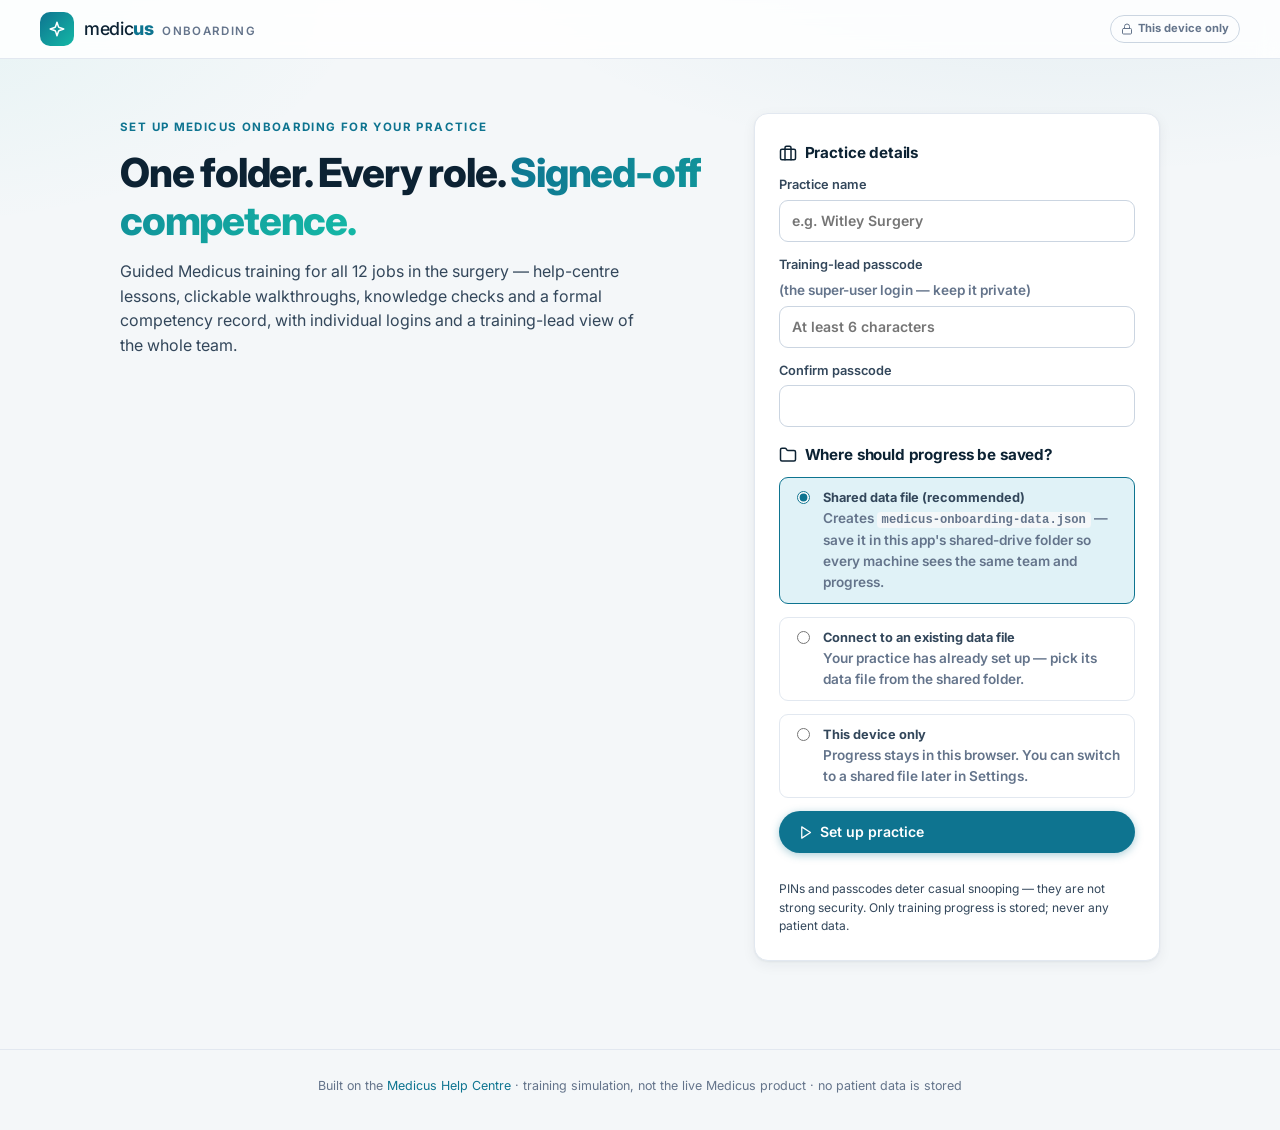
<file: index.html>
<!DOCTYPE html>
<html lang="en-GB">
<head>
  <meta charset="UTF-8" />
  <meta name="viewport" content="width=device-width, initial-scale=1.0" />
  <title>Medicus Onboarding — role-based training & competency sign-off</title>
  <meta name="description" content="Best-in-class Medicus onboarding for every job role in the surgery: curated lessons, clickable walkthroughs, knowledge checks and competency sign-off." />
  <link rel="icon" href="data:image/svg+xml,%3Csvg xmlns='http://www.w3.org/2000/svg' viewBox='0 0 32 32'%3E%3Crect width='32' height='32' rx='8' fill='%230E7490'/%3E%3Cpath d='M16 8v16M8 16h16' stroke='%23fff' stroke-width='4.5' stroke-linecap='round'/%3E%3C/svg%3E" />
  <link rel="stylesheet" href="css/main.css" />
</head>
<body>
  <div id="app"></div>
  <script src="data/data.js"></script>
  <script src="js/icons.js"></script>
  <script src="js/curriculum.js"></script>
  <script src="js/walkthroughs.js"></script>
  <script src="js/store.js"></script>
  <script src="js/app.js"></script>
</body>
</html>
</file>
<file: css/main.css>
/* ───────────────────────────────────────────────────────────────────────────
   Medicus Onboarding — design system
   Light, clinical, professional. Palette echoes the Medicus brand:
   deep ink navy + teal, generous whitespace, soft shadows.
   ─────────────────────────────────────────────────────────────────────────── */

@import url("https://fonts.googleapis.com/css2?family=Inter:wght@400;500;600;700;800&display=swap");

:root {
  --ink:        #0c2233;
  --ink-soft:   #33475b;
  --muted:      #64748b;
  --primary:    #0e7490;
  --primary-deep: #155e75;
  --primary-soft: #e0f2f7;
  --accent:     #14b8a6;
  --success:    #15803d;
  --success-soft: #ecfdf3;
  --danger:     #dc2626;
  --danger-soft: #fef2f2;
  --amber:      #b45309;
  --amber-soft: #fffbeb;
  --bg:         #f4f7f9;
  --surface:    #ffffff;
  --border:     #e2e8f0;
  --border-strong: #cbd5e1;
  --ring-bg:    #e2e8f0;
  --radius:     14px;
  --radius-sm:  9px;
  --shadow:     0 1px 2px rgba(12, 34, 51, .05), 0 4px 14px rgba(12, 34, 51, .06);
  --shadow-lift: 0 2px 4px rgba(12, 34, 51, .07), 0 10px 28px rgba(12, 34, 51, .12);
  --font: "Inter", system-ui, -apple-system, "Segoe UI", sans-serif;
}

* { box-sizing: border-box; }
html { scroll-behavior: smooth; }
body {
  margin: 0;
  font-family: var(--font);
  background:
    radial-gradient(1100px 480px at 85% -10%, rgba(14, 116, 144, .09), transparent 60%),
    radial-gradient(900px 420px at -10% 0%, rgba(20, 184, 166, .07), transparent 55%),
    var(--bg);
  color: var(--ink);
  line-height: 1.55;
  -webkit-font-smoothing: antialiased;
}
a { color: var(--primary); text-decoration: none; }
h1, h2, h3 { line-height: 1.2; margin: 0; letter-spacing: -0.01em; }
p { margin: 0; }
.icon { vertical-align: -0.18em; flex-shrink: 0; }
.muted { color: var(--muted); font-size: .85rem; }
.pad { padding: 18px; }

/* ── Layout chrome ─────────────────────────────────────────────────────── */

.site-header {
  position: sticky; top: 0; z-index: 40;
  display: flex; align-items: center; justify-content: space-between; gap: 16px;
  padding: 12px clamp(16px, 4vw, 40px);
  background: rgba(255, 255, 255, .85);
  backdrop-filter: blur(10px);
  border-bottom: 1px solid var(--border);
}
.brand { display: flex; align-items: center; gap: 10px; color: var(--ink); }
.brand-mark {
  display: grid; place-items: center; width: 34px; height: 34px; border-radius: 10px;
  background: linear-gradient(135deg, var(--primary), var(--accent)); color: #fff;
}
.brand-name { font-weight: 500; font-size: 1.12rem; letter-spacing: -0.02em; }
.brand-name b { font-weight: 800; color: var(--primary); }
.brand-sub { font-size: .72rem; font-weight: 600; text-transform: uppercase; letter-spacing: .12em; color: var(--muted); margin-left: 4px; }
.header-actions { display: flex; align-items: center; gap: 10px; }
.header-search {
  display: flex; align-items: center; gap: 8px;
  background: var(--surface); border: 1px solid var(--border); border-radius: 999px;
  padding: 7px 14px; color: var(--muted); min-width: 230px;
}
.header-search input { border: 0; outline: 0; font: inherit; width: 100%; background: transparent; color: var(--ink); }

.container { max-width: 880px; margin: 0 auto; padding: 28px clamp(16px, 4vw, 40px) 80px; }
.container.wide { max-width: 1120px; }
.site-footer {
  text-align: center; color: var(--muted); font-size: .78rem;
  padding: 26px 16px 36px; border-top: 1px solid var(--border);
}

.crumbs { display: flex; align-items: center; gap: 7px; font-size: .82rem; color: var(--muted); margin-bottom: 20px; flex-wrap: wrap; }
.crumbs span { color: var(--ink-soft); font-weight: 600; }

.section-head { display: flex; align-items: baseline; justify-content: space-between; gap: 14px; margin: 38px 0 16px; flex-wrap: wrap; }
.section-head h2 { font-size: 1.18rem; display: flex; align-items: center; gap: 9px; }
.section-head h2 .icon { color: var(--primary); }
.section-actions { display: flex; gap: 8px; }

/* ── Buttons, pills, cards ─────────────────────────────────────────────── */

.btn {
  display: inline-flex; align-items: center; gap: 7px;
  font: inherit; font-weight: 600; font-size: .88rem;
  border: 1px solid transparent; border-radius: 999px;
  padding: 9px 18px; cursor: pointer; transition: all .15s ease;
  white-space: nowrap;
}
.btn-primary { background: var(--primary); color: #fff; box-shadow: 0 2px 8px rgba(14, 116, 144, .35); }
.btn-primary:hover { background: var(--primary-deep); transform: translateY(-1px); }
.btn-ghost { background: var(--surface); color: var(--ink-soft); border-color: var(--border-strong); }
.btn-ghost:hover { border-color: var(--primary); color: var(--primary); }
.btn-sm { padding: 6px 13px; font-size: .8rem; }
.btn-danger:hover { border-color: var(--danger); color: var(--danger); }
.btn-confirm { background: var(--success-soft); color: var(--success); border-color: #bbe7c8; }
.btn-confirm:hover { background: var(--success); color: #fff; }

.pill {
  display: inline-flex; align-items: center; gap: 5px;
  font-size: .7rem; font-weight: 600; letter-spacing: .02em;
  background: var(--bg); color: var(--muted);
  border: 1px solid var(--border); border-radius: 999px; padding: 2px 9px;
}
.pill-green { background: var(--success-soft); color: var(--success); border-color: #bbe7c8; }

.card {
  background: var(--surface); border: 1px solid var(--border);
  border-radius: var(--radius); box-shadow: var(--shadow);
}
.grid { display: grid; gap: 16px; }

/* ── Hero ──────────────────────────────────────────────────────────────── */

.hero { display: grid; grid-template-columns: 1.25fr .85fr; gap: 36px; align-items: center; padding: 26px 0 8px; }
.eyebrow {
  display: inline-block; font-size: .72rem; font-weight: 700; letter-spacing: .12em;
  text-transform: uppercase; color: var(--primary); margin-bottom: 12px;
}
.hero h1 { font-size: clamp(1.7rem, 3.4vw, 2.5rem); font-weight: 800; letter-spacing: -0.03em; }
.hero h1 em { font-style: normal; background: linear-gradient(120deg, var(--primary), var(--accent)); -webkit-background-clip: text; background-clip: text; color: transparent; }
.hero p { margin-top: 14px; color: var(--ink-soft); max-width: 54ch; }
.hero-stats { display: flex; gap: 28px; margin-top: 26px; flex-wrap: wrap; }
.hero-stats div { display: flex; flex-direction: column; }
.hero-stats b { font-size: 1.5rem; font-weight: 800; color: var(--primary-deep); }
.hero-stats span { font-size: .76rem; color: var(--muted); font-weight: 600; }
.hero-art svg { width: 100%; height: auto; filter: drop-shadow(0 12px 24px rgba(12, 34, 51, .12)); }

/* ── People & roles ────────────────────────────────────────────────────── */

.people-grid { grid-template-columns: repeat(auto-fill, minmax(230px, 1fr)); }
.person-card { display: flex; flex-direction: column; gap: 5px; padding: 18px; color: var(--ink); transition: all .15s ease; border-top: 3px solid var(--accent, var(--primary)); }
.person-card:hover { box-shadow: var(--shadow-lift); transform: translateY(-2px); }
.person-top { display: flex; justify-content: space-between; align-items: center; margin-bottom: 6px; }
.avatar {
  display: grid; place-items: center; width: 44px; height: 44px; border-radius: 50%;
  color: #fff; font-weight: 700; font-size: .95rem; letter-spacing: .02em;
}
.avatar-lg { width: 64px; height: 64px; font-size: 1.3rem; }
.person-role { display: inline-flex; align-items: center; gap: 6px; color: var(--muted); font-size: .8rem; font-weight: 600; }
.person-meta { font-size: .75rem; color: var(--muted); margin-top: 6px; }
.ring text { font-size: .68rem; font-weight: 700; fill: var(--ink-soft); }

.add-person { padding: 18px; border-style: dashed; border-color: var(--border-strong); box-shadow: none; background: transparent; }
.add-person h3 { font-size: .95rem; display: flex; gap: 8px; align-items: center; margin-bottom: 12px; }
.add-person form { display: flex; flex-direction: column; gap: 9px; }
.add-person input, .add-person select {
  font: inherit; font-size: .88rem; padding: 9px 12px; border-radius: var(--radius-sm);
  border: 1px solid var(--border-strong); background: var(--surface); color: var(--ink);
}
.add-person input:focus, .add-person select:focus { outline: 2px solid var(--primary-soft); border-color: var(--primary); }

.roles-grid { grid-template-columns: repeat(auto-fill, minmax(250px, 1fr)); }
.role-tile {
  padding: 18px; border-radius: var(--radius); cursor: pointer;
  background: var(--surface); border: 1px solid var(--border); box-shadow: var(--shadow);
  display: flex; flex-direction: column; gap: 6px; transition: all .15s ease;
  border-left: 3px solid var(--accent);
}
.role-tile:hover { box-shadow: var(--shadow-lift); transform: translateY(-2px); }
.role-icn { color: var(--accent); }
.role-tile p { font-size: .8rem; color: var(--muted); }
.role-meta { font-size: .74rem; font-weight: 700; color: var(--accent); display: inline-flex; align-items: center; gap: 3px; margin-top: 4px; }

/* ── Person dashboard ──────────────────────────────────────────────────── */

.person-head {
  display: flex; gap: 20px; align-items: center; padding: 24px;
  background: var(--surface); border: 1px solid var(--border); border-radius: var(--radius);
  box-shadow: var(--shadow); border-top: 4px solid var(--accent, var(--primary));
}
.person-head-text { flex: 1; }
.person-head h1 { font-size: 1.5rem; font-weight: 800; }
.person-head p { color: var(--muted); font-size: .86rem; margin-top: 5px; }
.person-head-side { display: flex; flex-direction: column; align-items: center; gap: 8px; }
.person-head-actions { display: flex; gap: 6px; }

.module-list { display: flex; flex-direction: column; gap: 12px; }
.module-card, .assessment-card, .quiz-card, .wt-card, .supervisor-card {
  display: flex; align-items: center; gap: 16px; padding: 16px 20px; color: var(--ink);
  transition: all .15s ease;
}
.module-card:hover { box-shadow: var(--shadow-lift); transform: translateX(3px); }
.module-num {
  display: grid; place-items: center; width: 28px; height: 28px; flex-shrink: 0;
  border-radius: 50%; background: var(--bg); border: 1px solid var(--border-strong);
  font-size: .8rem; font-weight: 700; color: var(--muted);
}
.module-card.done .module-num { background: var(--success); border-color: var(--success); color: #fff; }
.module-icn {
  display: grid; place-items: center; width: 46px; height: 46px; flex-shrink: 0;
  border-radius: 12px; background: var(--primary-soft); color: var(--primary-deep);
}
.module-icn-lg { width: 60px; height: 60px; border-radius: 16px; }
.module-body { flex: 1; min-width: 0; }
.module-body b { font-size: .98rem; }
.module-body p { font-size: .82rem; color: var(--muted); margin-top: 2px; }
.module-facts { display: flex; gap: 14px; flex-wrap: wrap; margin-top: 8px; font-size: .73rem; color: var(--muted); font-weight: 600; }
.module-facts .icon { color: var(--primary); }
.assessment-card.locked { opacity: .65; }
.assessment-card .lock { color: var(--muted); padding: 0 14px; }
.assessment-card.done, .quiz-card.done { border-color: #bbe7c8; background: linear-gradient(0deg, var(--success-soft), var(--surface)); }

/* ── Module page ───────────────────────────────────────────────────────── */

.module-head { display: flex; gap: 18px; align-items: flex-start; margin-bottom: 24px; }
.module-head h1 { font-size: 1.45rem; font-weight: 800; }
.module-head p { color: var(--ink-soft); font-size: .88rem; margin-top: 8px; max-width: 64ch; }
.module-head > div:nth-child(2) { flex: 1; }

.wt-card { border: 1px solid #99e3dd; background: linear-gradient(105deg, #f0fdfa, var(--surface) 70%); }
.wt-card-art { display: grid; place-items: center; width: 56px; height: 56px; flex-shrink: 0; border-radius: 14px; background: var(--accent); color: #fff; }
.wt-card .eyebrow { margin-bottom: 3px; }

.lesson-list { overflow: hidden; }
.lesson-row { display: flex; align-items: center; gap: 12px; padding: 11px 16px; border-bottom: 1px solid var(--border); }
.lesson-row:last-child { border-bottom: 0; }
.lesson-row.read .lesson-title { color: var(--muted); }
.lesson-check { background: none; border: 0; cursor: pointer; color: var(--border-strong); padding: 2px; display: grid; }
.lesson-row.read .lesson-check { color: var(--success); }
.lesson-check:hover { color: var(--primary); }
.lesson-title { flex: 1; color: var(--ink); font-weight: 500; font-size: .9rem; }
.lesson-title:hover { color: var(--primary); }
.ref-library { margin-top: 12px; }
.ref-library summary {
  cursor: pointer; font-size: .84rem; font-weight: 600; color: var(--muted);
  padding: 8px 4px; display: flex; align-items: center; gap: 8px; list-style: none;
}
.ref-library summary::-webkit-details-marker { display: none; }
.ref-library summary:hover { color: var(--primary); }
.ref-library .card { margin-top: 8px; }

.comp-list { overflow: hidden; }
.comp-row { display: flex; align-items: center; gap: 16px; padding: 14px 18px; border-bottom: 1px solid var(--border); }
.comp-row:last-child { border-bottom: 0; }
.comp-row.confirmed { background: var(--success-soft); }
.comp-text { flex: 1; }
.comp-lead { display: block; font-size: .68rem; font-weight: 700; text-transform: uppercase; letter-spacing: .08em; color: var(--muted); }
.comp-text b { font-size: .88rem; font-weight: 600; }
.comp-stamp { display: flex; align-items: center; gap: 5px; font-size: .74rem; color: var(--success); font-weight: 600; margin-top: 4px; }
.supervisor-card { margin-top: 14px; }
.supervisor-card.confirmed { border-color: #bbe7c8; background: var(--success-soft); }
.signoff-form { display: flex; gap: 8px; flex-wrap: wrap; }
.signoff-form input {
  font: inherit; font-size: .85rem; padding: 8px 12px; border-radius: 999px;
  border: 1px solid var(--border-strong); min-width: 170px;
}

/* ── Quiz ──────────────────────────────────────────────────────────────── */

.quiz { max-width: 720px; margin: 0 auto; }
.quiz-progress { display: flex; align-items: center; gap: 14px; font-size: .8rem; font-weight: 600; color: var(--ink-soft); margin-bottom: 16px; }
.quiz-progress .bar { flex: 1; height: 7px; border-radius: 999px; background: var(--ring-bg); overflow: hidden; }
.quiz-progress .bar i { display: block; height: 100%; background: linear-gradient(90deg, var(--primary), var(--accent)); border-radius: 999px; transition: width .3s ease; }
.quiz-q { padding: clamp(20px, 3vw, 32px); }
.quiz-q h2 { font-size: 1.12rem; margin-bottom: 20px; }
.quiz-opts { display: flex; flex-direction: column; gap: 10px; }
.quiz-opt {
  display: flex; align-items: center; gap: 12px; text-align: left;
  font: inherit; font-size: .9rem; padding: 13px 16px; cursor: pointer;
  background: var(--surface); border: 1.5px solid var(--border-strong); border-radius: var(--radius-sm);
  transition: all .12s ease; color: var(--ink);
}
.quiz-opt:hover:not(:disabled) { border-color: var(--primary); background: var(--primary-soft); }
.opt-letter {
  display: grid; place-items: center; width: 26px; height: 26px; flex-shrink: 0;
  border-radius: 7px; background: var(--bg); font-weight: 700; font-size: .78rem; color: var(--muted);
}
.quiz-opt.correct { border-color: var(--success); background: var(--success-soft); }
.quiz-opt.correct .opt-letter { background: var(--success); color: #fff; }
.quiz-opt.wrong { border-color: var(--danger); background: var(--danger-soft); }
.quiz-opt.wrong .opt-letter { background: var(--danger); color: #fff; }
.quiz-opt.muted-opt { opacity: .55; }
.quiz-expl { margin-top: 18px; padding: 14px 16px; border-radius: var(--radius-sm); font-size: .86rem; }
.quiz-expl.ok { background: var(--success-soft); color: var(--success); }
.quiz-expl.no { background: var(--amber-soft); color: var(--amber); }
.quiz-expl p { color: var(--ink-soft); margin-top: 6px; }
.quiz-next { margin-top: 18px; display: flex; justify-content: flex-end; }
.quiz > .btn { margin-top: 14px; }

.quiz-result { max-width: 560px; margin: 40px auto; text-align: center; background: var(--surface); border: 1px solid var(--border); border-radius: var(--radius); box-shadow: var(--shadow); padding: 44px 32px; }
.result-badge { display: grid; place-items: center; width: 84px; height: 84px; margin: 0 auto 18px; border-radius: 50%; }
.quiz-result.passed .result-badge { background: var(--success-soft); color: var(--success); }
.quiz-result.failed .result-badge { background: var(--amber-soft); color: var(--amber); }
.quiz-result h1 { font-size: 1.5rem; }
.result-score { font-size: 1.1rem; font-weight: 700; margin-top: 10px; color: var(--ink-soft); }
.quiz-result .muted { display: block; margin-top: 10px; }
.result-actions { display: flex; gap: 10px; justify-content: center; margin-top: 24px; flex-wrap: wrap; }

/* ── Search ────────────────────────────────────────────────────────────── */

.search-page h1 { display: flex; align-items: center; gap: 10px; font-size: 1.4rem; margin-bottom: 18px; }
.bigsearch { display: flex; gap: 10px; margin-bottom: 26px; }
.bigsearch input {
  flex: 1; font: inherit; font-size: 1rem; padding: 13px 18px;
  border: 1.5px solid var(--border-strong); border-radius: 999px; background: var(--surface);
}
.bigsearch input:focus { outline: 2px solid var(--primary-soft); border-color: var(--primary); }
.search-results { display: flex; flex-direction: column; gap: 12px; }
.search-hit { display: flex; flex-direction: column; gap: 6px; padding: 16px 20px; color: var(--ink); }
.search-hit:hover { box-shadow: var(--shadow-lift); }
.search-hit p { font-size: .82rem; color: var(--muted); }
.search-hit .pill { align-self: flex-start; }

/* ── Login, setup, dashboard, settings (practice service) ──────────────── */

.practice-name { font-size: .82rem; color: var(--muted); font-weight: 600; margin-left: 6px; white-space: nowrap; }
.storage-badge {
  display: inline-flex; align-items: center; gap: 5px; font-size: .7rem; font-weight: 700;
  border: 1px solid var(--border-strong); border-radius: 999px; padding: 4px 10px; color: var(--muted); white-space: nowrap;
}
.storage-badge.ok { border-color: #bbe7c8; background: var(--success-soft); color: var(--success); }
.id-chip { display: inline-flex; align-items: center; gap: 7px; font-size: .82rem; font-weight: 700; color: var(--ink-soft); white-space: nowrap; }
.avatar-xs { width: 26px; height: 26px; font-size: .66rem; display: inline-grid; place-items: center; border-radius: 50%; color: #fff; }
.small { font-size: .75rem; }
.page-title { display: flex; align-items: center; gap: 10px; font-size: 1.4rem; margin-bottom: 20px; }

.gate-card { max-width: 480px; margin: 60px auto; text-align: center; padding: 40px 32px; }
.gate-icn { display: grid; place-items: center; width: 72px; height: 72px; margin: 0 auto 16px; border-radius: 50%; background: var(--primary-soft); color: var(--primary-deep); }
.gate-card h1 { font-size: 1.3rem; }
.gate-card p { margin-top: 10px; }

.hero-setup { align-items: flex-start; }
.setup-note { display: inline-flex; align-items: center; gap: 7px; margin-top: 16px; font-size: .82rem; font-weight: 600; color: var(--success); background: var(--success-soft); border-radius: 999px; padding: 6px 14px; }
.setup-card { padding: 24px; display: flex; flex-direction: column; gap: 13px; }
.setup-card h3 { font-size: .95rem; display: flex; gap: 8px; align-items: center; margin-top: 6px; }
.setup-card label { font-size: .8rem; font-weight: 600; color: var(--ink-soft); display: flex; flex-direction: column; gap: 5px; }
.setup-card input[type=text], .setup-card input[type=password], .setup-card input:not([type]) {
  font: inherit; font-size: .88rem; padding: 9px 12px; border-radius: var(--radius-sm);
  border: 1px solid var(--border-strong);
}
.setup-card input:focus { outline: 2px solid var(--primary-soft); border-color: var(--primary); }
.radio { flex-direction: row !important; gap: 10px !important; align-items: flex-start; cursor: pointer; padding: 10px 12px; border: 1.5px solid var(--border); border-radius: var(--radius-sm); }
.radio:has(input:checked) { border-color: var(--primary); background: var(--primary-soft); }
.radio input { margin-top: 3px; accent-color: var(--primary); }
.radio code { font-size: .76rem; background: var(--bg); padding: 1px 5px; border-radius: 4px; }

.login-page { max-width: 760px; margin: 24px auto; text-align: center; }
.login-page h1 { font-size: 1.6rem; font-weight: 800; }
.login-page > .muted { display: block; margin-top: 8px; }
.login-grid { grid-template-columns: repeat(auto-fill, minmax(160px, 1fr)); margin-top: 26px; text-align: left; }
.login-tile {
  display: flex; flex-direction: column; align-items: center; gap: 7px; text-align: center;
  font: inherit; padding: 18px 12px; cursor: pointer;
  background: var(--surface); border: 1.5px solid var(--border); border-radius: var(--radius);
  box-shadow: var(--shadow); transition: all .15s ease; color: var(--ink);
}
.login-tile:hover { transform: translateY(-2px); box-shadow: var(--shadow-lift); border-color: var(--primary); }
.login-tile.sel { border-color: var(--primary); background: var(--primary-soft); }
.login-tile b { font-size: .9rem; }
.login-admin { border-style: dashed; }
.login-panel { max-width: 360px; margin: 22px auto 0; padding: 22px; }
.login-panel-head { display: flex; align-items: center; gap: 10px; justify-content: center; margin-bottom: 14px; }
.login-panel form { display: flex; flex-direction: column; gap: 10px; }
.login-panel input {
  font: inherit; font-size: 1rem; text-align: center; letter-spacing: .2em; padding: 10px 12px;
  border: 1.5px solid var(--border-strong); border-radius: var(--radius-sm);
}
.login-panel input:focus { outline: 2px solid var(--primary-soft); border-color: var(--primary); }
.login-panel .muted { margin-bottom: 4px; }

.dash-head { display: flex; align-items: flex-end; justify-content: space-between; gap: 20px; flex-wrap: wrap; margin-bottom: 8px; }
.dash-head h1 { font-size: 1.6rem; font-weight: 800; }
.dash-table-wrap { overflow-x: auto; }
.dash-table { width: 100%; border-collapse: collapse; font-size: .85rem; }
.dash-table th { text-align: left; font-size: .68rem; text-transform: uppercase; letter-spacing: .06em; color: var(--muted); padding: 12px 14px; border-bottom: 1.5px solid var(--border-strong); }
.dash-table td { padding: 10px 14px; border-bottom: 1px solid var(--border); vertical-align: middle; }
.dash-table tr:last-child td { border-bottom: 0; }
.dash-name { display: flex; align-items: center; gap: 10px; color: var(--ink); line-height: 1.3; }
.dash-name:hover b { color: var(--primary); }
.dash-actions { white-space: nowrap; }
.mod-dots { display: flex; gap: 5px; flex-wrap: wrap; max-width: 220px; }
.mod-dot { width: 13px; height: 13px; border-radius: 4px; background: var(--ring-bg); }
.mod-dot.part { background: var(--accent); opacity: .55; }
.mod-dot.done { background: var(--success); }
.add-person form.add-person-row { flex-direction: row; flex-wrap: wrap; align-items: stretch; }
.add-person-row input { flex: 2; min-width: 180px; }
.add-person-row select { flex: 2; min-width: 180px; }
.add-person .small { margin-top: 8px; }

.settings-card { padding: 22px; margin-bottom: 16px; }
.settings-card h3 { font-size: .95rem; display: flex; gap: 8px; align-items: center; margin-bottom: 12px; }
.settings-card p { font-size: .86rem; color: var(--ink-soft); margin-bottom: 10px; }
.settings-form { display: flex; gap: 10px; align-items: flex-end; flex-wrap: wrap; margin-bottom: 12px; }
.settings-form label { font-size: .76rem; font-weight: 600; color: var(--muted); display: flex; flex-direction: column; gap: 4px; }
.settings-form input { font: inherit; font-size: .86rem; padding: 8px 12px; border: 1px solid var(--border-strong); border-radius: var(--radius-sm); min-width: 200px; }
.settings-notes { margin: 0; padding-left: 18px; font-size: .82rem; display: flex; flex-direction: column; gap: 7px; }
.settings-card code { font-size: .78rem; background: var(--bg); padding: 1px 5px; border-radius: 4px; }

/* ── Toast & boot error ────────────────────────────────────────────────── */

.toast {
  position: fixed; bottom: 26px; left: 50%; transform: translate(-50%, 16px); z-index: 200;
  display: flex; align-items: center; gap: 8px;
  background: var(--ink); color: #fff; font-size: .86rem; font-weight: 600;
  padding: 11px 20px; border-radius: 999px; box-shadow: var(--shadow-lift);
  opacity: 0; pointer-events: none; transition: all .25s ease;
}
.toast.show { opacity: 1; transform: translate(-50%, 0); }
.toast-err { background: var(--danger); }
.boot-error { margin: 80px auto; max-width: 480px; text-align: center; color: var(--danger); font-weight: 600; }

/* ───────────────────────────────────────────────────────────────────────────
   Walkthrough player — full-screen overlay + simulated Medicus screens (mx-)
   ─────────────────────────────────────────────────────────────────────────── */

body.wt-open { overflow: hidden; }
#wt-overlay {
  position: fixed; inset: 0; z-index: 100;
  background: linear-gradient(180deg, #0c2233, #143246);
  display: flex; flex-direction: column;
}
.wt-chrome {
  display: flex; align-items: center; justify-content: space-between; gap: 16px;
  padding: 12px 22px; color: #cbe7ef;
}
.wt-title { display: flex; align-items: center; gap: 9px; font-weight: 700; font-size: .92rem; }
.wt-dots { display: flex; gap: 7px; }
.wt-dots i { width: 9px; height: 9px; border-radius: 50%; background: rgba(255,255,255,.25); transition: all .2s; }
.wt-dots i.past { background: var(--accent); }
.wt-dots i.now { background: #fff; transform: scale(1.35); }
.wt-close {
  display: inline-flex; align-items: center; gap: 6px; font: inherit; font-size: .82rem; font-weight: 600;
  color: #cbe7ef; background: rgba(255,255,255,.1); border: 0; border-radius: 999px; padding: 7px 15px; cursor: pointer;
}
.wt-close:hover { background: rgba(255,255,255,.2); }
.wt-stage { flex: 1; display: grid; place-items: center; padding: 10px 26px 30px; min-height: 0; }

.wt-done { margin: auto; text-align: center; color: #fff; max-width: 520px; padding: 20px; }
.wt-done .icon { color: var(--accent); }
.wt-done h2 { margin: 16px 0 10px; }
.wt-done p { color: #b8d6e0; font-size: .92rem; }

.wt-tip {
  position: fixed; z-index: 120; max-width: 360px;
  background: #fff; border-radius: 12px; box-shadow: 0 16px 48px rgba(0,0,0,.35);
  padding: 16px 18px; opacity: 0; transition: opacity .2s ease;
}
.wt-tip.placed { opacity: 1; }
.wt-tip b { font-size: .95rem; }
.wt-tip p { font-size: .84rem; color: var(--ink-soft); margin-top: 6px; }
.wt-tip-hint { display: flex; align-items: center; gap: 6px; margin-top: 10px; font-size: .72rem; font-weight: 700; color: var(--accent); text-transform: uppercase; letter-spacing: .06em; }

[data-hot] { cursor: pointer; }
.wt-hot { position: relative; outline: 3px solid var(--accent) !important; outline-offset: 2px; border-radius: 6px; animation: hotpulse 1.6s ease-in-out infinite; }
@keyframes hotpulse {
  0%, 100% { box-shadow: 0 0 0 0 rgba(20, 184, 166, .55); }
  50% { box-shadow: 0 0 0 9px rgba(20, 184, 166, 0); }
}
.wt-nudge { animation: hotnudge .35s ease, hotpulse 1.6s ease-in-out infinite; }
@keyframes hotnudge { 25% { transform: translateX(-4px); } 75% { transform: translateX(4px); } }

/* ── Simulated Medicus UI (mx-) ────────────────────────────────────────── */

.mx-app {
  width: min(1060px, 100%); height: min(640px, 100%);
  background: #f1f5f8; border-radius: 12px; overflow: hidden;
  box-shadow: 0 24px 70px rgba(0,0,0,.45);
  display: flex; flex-direction: column;
  font-size: 13px; color: #20364a;
}
.mx-topbar {
  display: flex; align-items: center; gap: 18px;
  background: #11293c; color: #d9e8f0; padding: 9px 16px; flex-shrink: 0;
}
.mx-logo { font-size: 1.04rem; font-weight: 500; letter-spacing: -0.02em; }
.mx-logo b { font-weight: 800; color: #2dd4bf; }
.mx-globalsearch {
  flex: 1; max-width: 380px; display: flex; align-items: center; gap: 8px;
  background: rgba(255,255,255,.1); border-radius: 999px; padding: 6px 14px; font-size: .78rem; color: #9fc1cf;
}
.mx-top-icons { margin-left: auto; display: flex; align-items: center; gap: 14px; }
.mx-panic { width: 14px; height: 14px; border-radius: 50%; background: #ef4444; box-shadow: 0 0 0 3px rgba(239,68,68,.3); }
.mx-avatar { display: grid; place-items: center; width: 26px; height: 26px; border-radius: 50%; background: #2dd4bf; color: #11293c; font-weight: 700; font-size: .68rem; }
.mx-body { display: flex; flex: 1; min-height: 0; }
.mx-sidenav { width: 178px; background: #18374f; color: #b5cedb; padding: 10px 8px; flex-shrink: 0; display: flex; flex-direction: column; gap: 2px; }
.mx-navitem { display: flex; align-items: center; gap: 10px; padding: 8px 12px; border-radius: 8px; font-weight: 600; font-size: .8rem; }
.mx-navitem.active { background: #2dd4bf; color: #11293c; }
.mx-main { flex: 1; padding: 18px 22px; overflow: auto; position: relative; }

.mx-page-head { display: flex; align-items: baseline; justify-content: space-between; gap: 12px; margin-bottom: 14px; flex-wrap: wrap; }
.mx-page-head h3 { font-size: 1.05rem; font-weight: 800; }
.mx-muted { color: #7b93a6; font-size: .78rem; }
.mx-danger { color: #dc2626; font-weight: 600; }
.mx-dim { opacity: .45; pointer-events: none; }

.mx-cards { display: grid; grid-template-columns: repeat(3, 1fr); gap: 12px; margin-bottom: 14px; }
.mx-card { background: #fff; border: 1px solid #dde7ee; border-radius: 10px; padding: 14px 16px; display: flex; flex-direction: column; }
.mx-card b { font-size: 1.4rem; font-weight: 800; color: #0e7490; }
.mx-card span { font-size: .76rem; color: #7b93a6; font-weight: 600; }
.mx-panel { background: #fff; border: 1px solid #dde7ee; border-radius: 10px; padding: 13px 16px; margin-bottom: 10px; }
.mx-panel p { margin-top: 5px; font-size: .8rem; }
.mx-panel-ok { border-color: #86efac; background: #f0fdf4; }
.mx-twocol { display: grid; grid-template-columns: 1fr 1fr; gap: 12px; }

.mx-banner {
  background: #fff; border: 1px solid #dde7ee; border-left: 4px solid #0e7490;
  border-radius: 10px; padding: 10px 16px; margin-bottom: 12px;
  display: flex; justify-content: space-between; align-items: center; gap: 12px; flex-wrap: wrap;
}
.mx-banner-id { display: flex; gap: 16px; align-items: baseline; flex-wrap: wrap; font-size: .8rem; }
.mx-pt-name { font-weight: 800; font-size: .95rem; }
.mx-banner-chips { display: flex; gap: 8px; flex-wrap: wrap; }
.mx-chip { display: inline-flex; align-items: center; gap: 5px; font-size: .7rem; font-weight: 700; background: #eef4f8; border-radius: 999px; padding: 3px 10px; }
.mx-chip-red { background: #fee2e2; color: #b91c1c; }

.mx-tabs { display: flex; gap: 2px; border-bottom: 2px solid #dde7ee; margin-bottom: 14px; }
.mx-tab { padding: 8px 14px; font-weight: 600; font-size: .8rem; color: #7b93a6; border-bottom: 2px solid transparent; margin-bottom: -2px; }
.mx-tab.active { color: #0e7490; border-color: #0e7490; }

.mx-btn { font: inherit; font-size: .8rem; font-weight: 700; border-radius: 999px; padding: 8px 16px; border: 1px solid transparent; cursor: pointer; }
.mx-btn-primary { background: #0e7490; color: #fff; }
.mx-btn-ghost { background: #fff; border-color: #c3d2dd; color: #44607a; }

.mx-field { margin-bottom: 10px; }
.mx-field label { display: block; font-size: .7rem; font-weight: 700; text-transform: uppercase; letter-spacing: .05em; color: #7b93a6; margin-bottom: 4px; }
.mx-input {
  background: #fff; border: 1px solid #c3d2dd; border-radius: 8px; padding: 8px 12px;
  font-size: .82rem; display: flex; align-items: center; gap: 8px; min-height: 20px;
}
.mx-input-lg { font-size: .92rem; padding: 11px 14px; flex: 1; }
.mx-searchrow { display: flex; gap: 10px; align-items: center; margin-bottom: 14px; }
.mx-formgrid { display: grid; grid-template-columns: 1fr 1fr; gap: 0 16px; max-width: 560px; }
.mx-formfoot { display: flex; gap: 10px; justify-content: flex-end; max-width: 560px; margin-top: 8px; }

.mx-list { background: #fff; border: 1px solid #dde7ee; border-radius: 10px; overflow: hidden; }
.mx-listrow { display: flex; align-items: center; gap: 14px; padding: 11px 16px; border-bottom: 1px solid #ecf2f6; font-size: .8rem; flex-wrap: wrap; }
.mx-listrow:last-child { border-bottom: 0; }
.mx-listrow b { font-size: .84rem; }
.mx-pill { font-size: .66rem; font-weight: 800; text-transform: uppercase; letter-spacing: .04em; background: #eef4f8; color: #7b93a6; border-radius: 999px; padding: 2px 9px; }
.mx-pill-amber { background: #fef3c7; color: #b45309; }
.mx-pill-green { background: #dcfce7; color: #15803d; }

.mx-slideover {
  position: absolute; top: 0; right: 0; bottom: 0; width: min(400px, 86%);
  background: #fff; box-shadow: -16px 0 40px rgba(12,34,51,.18);
  display: flex; flex-direction: column; border-left: 1px solid #dde7ee;
}
.mx-slideover-head { display: flex; justify-content: space-between; align-items: center; padding: 14px 18px; border-bottom: 1px solid #ecf2f6; font-size: .88rem; }
.mx-slideover-body { flex: 1; padding: 16px 18px; overflow: auto; }
.mx-slideover-foot { display: flex; gap: 10px; justify-content: flex-end; padding: 13px 18px; border-top: 1px solid #ecf2f6; }
.mx-x { color: #7b93a6; }

.mx-book { display: grid; gap: 5px; align-items: stretch; }
.mx-colhead { font-weight: 800; font-size: .76rem; padding: 6px 10px; background: #11293c; color: #d9e8f0; border-radius: 8px; text-align: center; }
.mx-time { font-size: .7rem; font-weight: 700; color: #7b93a6; padding-top: 8px; text-align: right; padding-right: 6px; }
.mx-slot { border-radius: 8px; padding: 5px 10px; font-size: .74rem; display: flex; flex-direction: column; min-height: 32px; justify-content: center; }
.mx-slot b { font-size: .76rem; }
.mx-slot span { color: inherit; opacity: .75; font-size: .68rem; }
.mx-slot-free, .mx-slot-free-hot { background: #fff; border: 1px dashed #c3d2dd; color: #9ab0c0; align-items: center; flex-direction: row; }
.mx-slot-booked { background: #e0f2f7; border: 1px solid #a5d8e6; color: #155e75; }
.mx-slot-arrived { background: #dcfce7; border: 1px solid #86efac; color: #166534; }

.mx-notice {
  display: flex; align-items: center; gap: 9px; background: #f0fdfa; border: 1px solid #99e3dd;
  color: #0f766e; border-radius: 8px; padding: 10px 14px; font-size: .8rem; font-weight: 600; margin-bottom: 10px;
}
.mx-dropdown { background: #fff; border: 1px solid #c3d2dd; border-radius: 8px; overflow: hidden; max-width: 460px; box-shadow: 0 10px 26px rgba(12,34,51,.14); }
.mx-option { display: flex; align-items: center; gap: 10px; padding: 10px 14px; border-bottom: 1px solid #ecf2f6; font-size: .8rem; flex-wrap: wrap; }
.mx-option:last-child { border-bottom: 0; }
.mx-option-blocked { background: #fef2f2; color: #b91c1c; }
.mx-choice-grid { display: grid; grid-template-columns: repeat(2, minmax(180px, 1fr)); gap: 10px; max-width: 560px; }
.mx-choice { background: #fff; border: 1.5px solid #c3d2dd; border-radius: 10px; padding: 13px 15px; display: flex; flex-direction: column; gap: 3px; }
.mx-choice span { font-size: .72rem; color: #7b93a6; }
.mx-empty { text-align: center; padding: 36px 20px; color: #7b93a6; background: #fff; border: 1px dashed #c3d2dd; border-radius: 10px; line-height: 2.4; }
.mx-success { text-align: center; padding: 56px 20px; color: #15803d; }
.mx-success h3 { margin: 12px 0 8px; color: #14532d; }
.mx-success p { color: #44607a; font-size: .84rem; }
.mx-docpreview { background: #fff; border: 1px solid #dde7ee; border-radius: 8px; padding: 16px; font-size: .76rem; box-shadow: inset 0 0 0 6px #f7fafc; }
.mx-docpreview p { margin-top: 8px; line-height: 1.7; }
.mx-consult { max-width: 640px; }
.mx-smspreview { max-width: 420px; margin: 10px 0 16px; }
.mx-bubble { background: #0e7490; color: #fff; border-radius: 16px 16px 16px 4px; padding: 12px 16px; font-size: .82rem; line-height: 1.5; }

/* ───────────────────────────────────────────────────────────────────────────
   Competency record (screen + print)
   ─────────────────────────────────────────────────────────────────────────── */

.rec-toolbar { display: flex; align-items: center; gap: 14px; margin-bottom: 18px; flex-wrap: wrap; }
.record { background: #fff; border: 1px solid var(--border); border-radius: var(--radius); box-shadow: var(--shadow); padding: clamp(24px, 4vw, 48px); }
.rec-head { display: flex; justify-content: space-between; gap: 24px; flex-wrap: wrap; border-bottom: 3px solid var(--primary); padding-bottom: 18px; margin-bottom: 8px; }
.rec-head h1 { font-size: 1.6rem; margin-top: 8px; }
.rec-meta th { text-align: left; font-size: .72rem; text-transform: uppercase; letter-spacing: .06em; color: var(--muted); padding: 2px 14px 2px 0; }
.rec-meta td { font-size: .85rem; font-weight: 600; }
.rec-module { margin-top: 24px; break-inside: avoid; }
.rec-module h3 { display: flex; align-items: center; gap: 8px; font-size: 1rem; color: var(--primary-deep); margin-bottom: 8px; }
.rec-module table { width: 100%; border-collapse: collapse; font-size: .8rem; }
.rec-module th { text-align: left; font-size: .68rem; text-transform: uppercase; letter-spacing: .05em; color: var(--muted); border-bottom: 1.5px solid var(--border-strong); padding: 5px 8px; }
.rec-module td { border-bottom: 1px solid var(--border); padding: 6px 8px; vertical-align: top; }
.rec-comp { width: 60%; }
.rec-signoff { font-size: .8rem; margin-top: 8px; color: var(--ink-soft); }
.rec-line { display: inline-block; min-width: 200px; border-bottom: 1px solid var(--ink-soft); height: 1em; }
.rec-foot { display: flex; gap: 40px; margin-top: 44px; flex-wrap: wrap; }
.rec-sig { display: flex; flex-direction: column; gap: 6px; font-size: .78rem; color: var(--muted); }
.rec-sig .rec-line { min-width: 240px; height: 2.2em; }
.rec-smallprint { font-size: .68rem; color: var(--muted); margin-top: 30px; }

@media print {
  .no-print, .site-header, .site-footer, .toast { display: none !important; }
  body { background: #fff; }
  .container { padding: 0; max-width: none; }
  .record { border: 0; box-shadow: none; padding: 0; border-radius: 0; }
  a { color: inherit; }
}

/* ── Responsive ────────────────────────────────────────────────────────── */

@media (max-width: 860px) {
  .hero { grid-template-columns: 1fr; }
  .hero-art { display: none; }
  .mx-twocol, .mx-formgrid { grid-template-columns: 1fr; }
  .person-head { flex-wrap: wrap; }
  .header-search { min-width: 0; flex: 1; }
}
@media (max-width: 620px) {
  .module-card, .quiz-card, .wt-card, .assessment-card { flex-wrap: wrap; }
  .mx-sidenav { width: 52px; }
  .mx-navitem span { display: none; }
  .comp-row { flex-wrap: wrap; }
}
</file>
